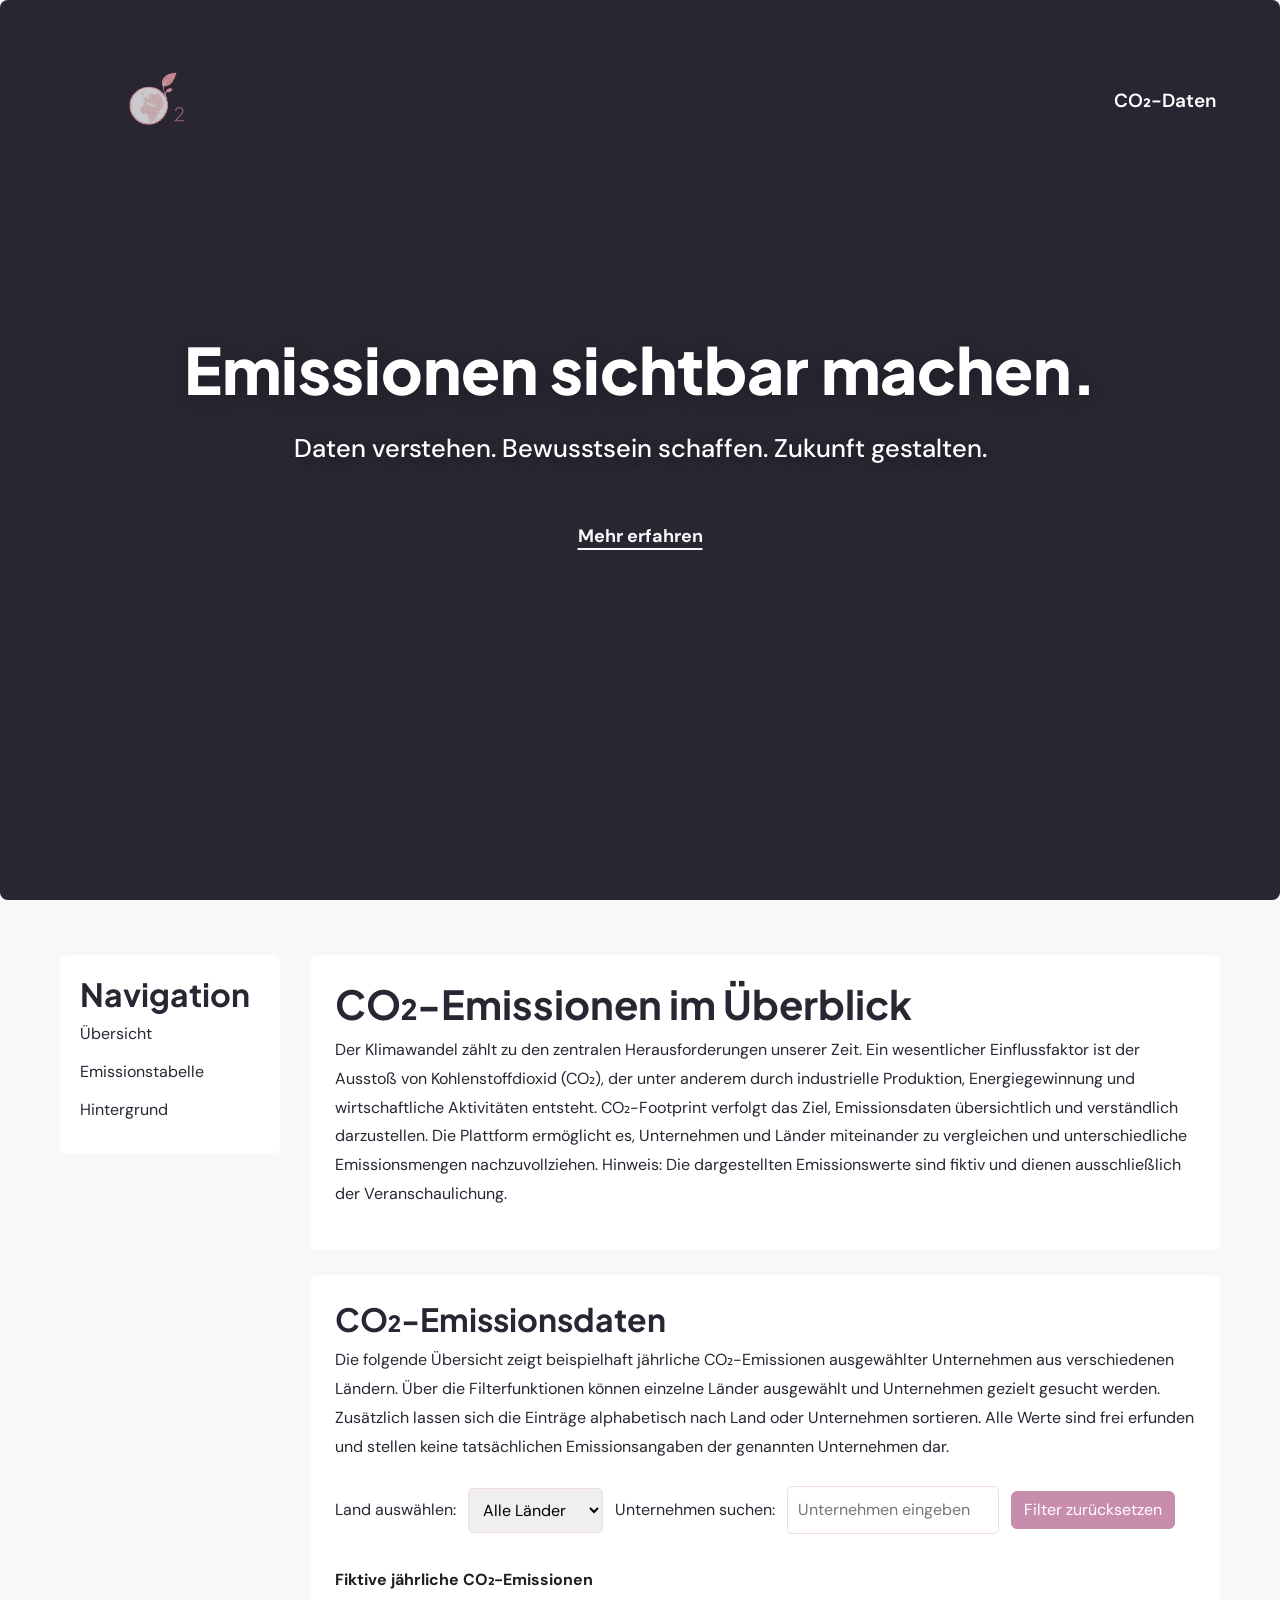
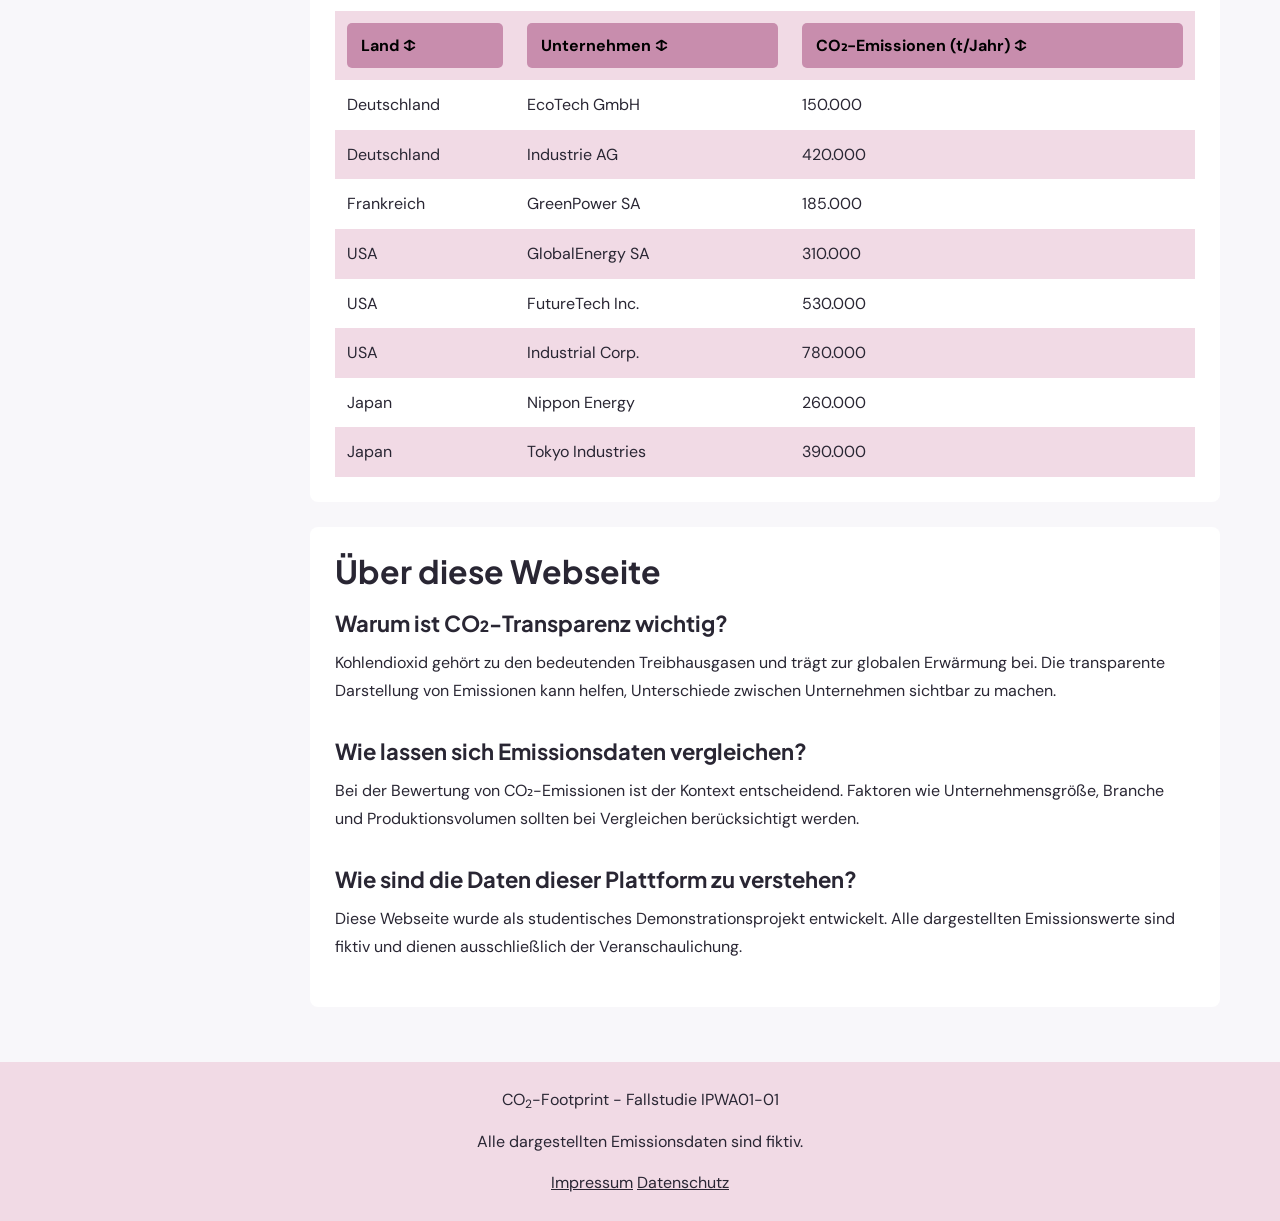
<file: index.html>
<!DOCTYPE html>
<html lang="de">
<head>
    <meta charset="UTF-8">
    <meta name="viewport" content="width=device-width, initial-scale=1.0">
    <title>CO₂-Footprint</title>
    
    <!-- Bootstrap 5 CSS-Framework -->
    <link href="https://cdn.jsdelivr.net/npm/bootstrap@5.3.3/dist/css/bootstrap.min.css" rel="stylesheet">

    <!-- Google Fonts-->
     <link rel="preconnect" href="https://fonts.googleapis.com">
     <link rel="preconnect" href="https://fonts.gstatic.com" crossorigin>
     <link href="https://fonts.googleapis.com/css2?family=DM+Sans:wght@400;500;600&family=Plus+Jakarta+Sans:wght@500;600;700;800&display=swap" rel="stylesheet">

    <!-- Eigenes CSS -->
    <link rel="stylesheet" href="css/style.css">

    <script src="js/script.js" defer></script>
</head>

<body>

    <!-- Kopfbereich mit globaler Navigation -->
    <header>
        <div class="logo">
            <img src="assets/logo.svg" alt="CO₂-Footprint Logo">
        </div>

        <nav aria-label="Hauptnavigation">
            <a href="#emissionen">CO₂-Daten</a>
        </nav>
    </header>

    <!-- Video Header -->
    <section class="video-hero" aria-label="Einführung">
        <video autoplay muted loop playsinline>
            <source src="assets/wolken.mp4" type="video/mp4">
        </video>

        <div class="video-hero-inhalt">
            <h1>Emissionen sichtbar machen.</h1>

            <p>
                Daten verstehen. Bewusstsein schaffen.
                Zukunft gestalten.
            </p>

            <div class="video-hero-buttons">
                <a href="#startseite" class="hero-button">
                    Mehr erfahren
                </a>
            </div>
        </div>
    </section>

    <!-- Layoutbereich -->
    <div class="seitenlayout container-fluid">

        <!-- Lokale Navigation -->
         <aside>
            <nav aria-label="Seitennavigation">
                <h2>Navigation</h2>
                <ul>
                    <li><a href="#startseite">Übersicht</a></li>
                    <li><a href="#emissionen">Emissionstabelle</a></li>
                    <li><a href="#informationen">Hintergrund</a></li>
                </ul>
            </nav>
         </aside>

         <!-- Hauptinhalt -->
          <main>

            <!-- Einleitung -->
            <section id="startseite">
                <h1>CO₂-Emissionen im Überblick</h1>
                <p>
                    Der Klimawandel zählt zu den zentralen Herausforderungen unserer Zeit. Ein wesentlicher Einflussfaktor
                    ist der Ausstoß von Kohlenstoffdioxid (CO₂), der unter anderem durch industrielle Produktion,
                    Energiegewinnung und wirtschaftliche Aktivitäten entsteht.

                    CO₂-Footprint verfolgt das Ziel, Emissionsdaten übersichtlich und verständlich darzustellen. Die Plattform
                    ermöglicht es, Unternehmen und Länder miteinander zu vergleichen und unterschiedliche Emissionsmengen nachzuvollziehen.

                    Hinweis: Die dargestellten Emissionswerte sind fiktiv und dienen ausschließlich der Veranschaulichung.
                </p>
            </section>

            <!-- Emissionsdaten -->
            <section id="emissionen">
                <h2>CO₂-Emissionsdaten</h2>
                <p>
                    Die folgende Übersicht zeigt beispielhaft jährliche CO₂-Emissionen ausgewählter Unternehmen aus verschiedenen Ländern.
                    Über die Filterfunktionen können einzelne Länder ausgewählt und Unternehmen gezielt gesucht werden. Zusätzlich lassen
                    sich die Einträge alphabetisch nach Land oder Unternehmen sortieren.

                    Alle Werte sind frei erfunden und stellen keine tatsächlichen Emissionsangaben der genannten Unternehmen dar.
                </p>

                <!-- Filtermöglichkeiten -->
                <div class="filterbereich">
                    <label for="land-filter">
                        Land auswählen:
                    </label>
                    <select id="land-filter">
                        <option value="">Alle Länder</option>
                    </select>

                    <label for="unternehmen-filter">
                        Unternehmen suchen:
                    </label>
                    <input
                        type="search"
                        id="unternehmen-filter"
                        placeholder="Unternehmen eingeben"
                        >

                        <button type="button" id="filter-reset" class="btn btn-success">
                            Filter zurücksetzen
                        </button>
                </div>

                <!-- CO2-Tabelle -->
                <table>
                    <caption>
                        Fiktive jährliche CO₂-Emissionen
                    </caption>
                    <thead>
                        <tr>
                            <th scope="col">
                                <button type="button" id="sort-land">
                                    Land ↕
                                </button>
                            </th>
                            <th scope="col">
                                <button type="button" id="sort-unternehmen">
                                    Unternehmen ↕
                                </button>
                            </th>
                            <th scope="col">
                                <button type="button" id="sort-emissionen">
                                CO₂-Emissionen (t/Jahr) ↕
                                </button>
                            </th>
                        </tr>
                    </thead>
                    <tbody id="emissions-tabelle">
                        <!-- Daten werden mit Javascript eingefügt -->
                    </tbody>
                </table>

            </section>

            <!-- Hintergrundinformationen -->
            <section id="informationen">
                <h2>Über diese Webseite</h2>
                
                <h3>Warum ist CO₂-Transparenz wichtig?</h3>
                <p>
                    Kohlendioxid gehört zu den bedeutenden Treibhausgasen
                    und trägt zur globalen Erwärmung bei. Die transparente
                    Darstellung von Emissionen kann helfen, Unterschiede
                    zwischen Unternehmen sichtbar zu machen.
                </p>

                <h3>Wie lassen sich Emissionsdaten vergleichen?</h3>
                <p>
                    Bei der Bewertung von CO₂-Emissionen ist der Kontext
                    entscheidend. Faktoren wie Unternehmensgröße, Branche
                    und Produktionsvolumen sollten bei Vergleichen
                    berücksichtigt werden.
                </p>

                <h3>Wie sind die Daten dieser Plattform zu verstehen?</h3>
                <p>
                    Diese Webseite wurde als studentisches Demonstrationsprojekt
                    entwickelt. Alle dargestellten Emissionswerte sind fiktiv
                    und dienen ausschließlich der Veranschaulichung.
                </p>
            </section>

          </main>
    </div>

    <!-- Fußbereich -->
    <footer>
        <p>CO<sub>2</sub>-Footprint - Fallstudie IPWA01-01</p>

        <p>Alle dargestellten Emissionsdaten sind fiktiv.</p>
        
        <nav aria-label="Rechtliche Hinweise">
            <a href="impressum.html">Impressum</a>
            <a href="datenschutz.html">Datenschutz</a>
        </nav>
    </footer>

</body>
</html>
</file>
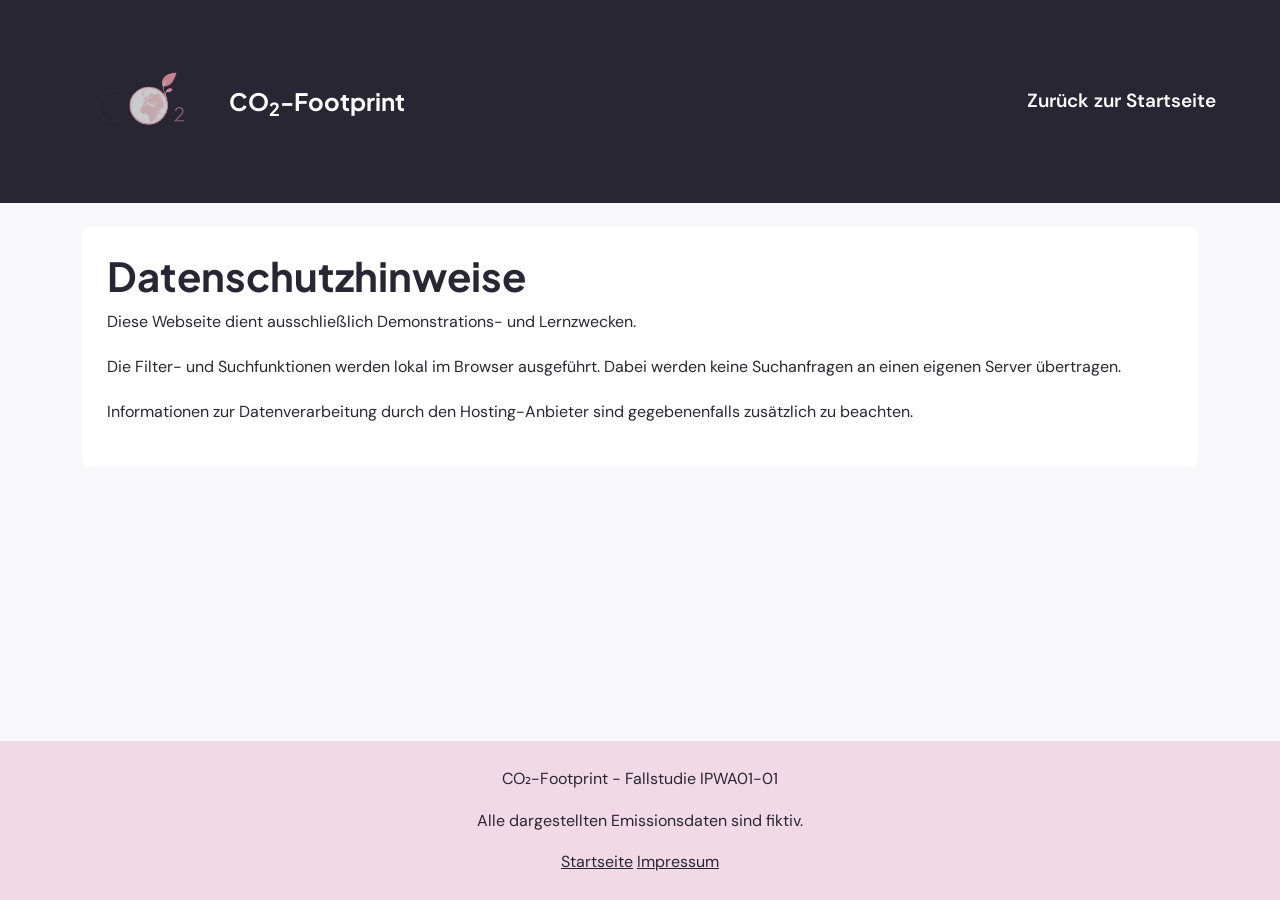
<file: datenschutz.html>
<!DOCTYPE html>
<html lang="de">
<head>
    <meta charset="UTF-8">
    <meta name="viewport" content="width=device-width, initial-scale=1.0">
    <title>Datenschutz | CO₂-Footprint</title>

    <link href="https://cdn.jsdelivr.net/npm/bootstrap@5.3.3/dist/css/bootstrap.min.css" rel="stylesheet">

    <link rel="preconnect" href="https://fonts.googleapis.com">
    <link rel="preconnect" href="https://fonts.gstatic.com" crossorigin>
    <link href="https://fonts.googleapis.com/css2?family=DM+Sans:wght@400;500;600&family=Plus+Jakarta+Sans:wght@500;600;700;800&display=swap" rel="stylesheet">

    <link rel="stylesheet" href="css/style.css">
</head>
<body>

<header>
    <div class="logo">
        <img src="assets/logo.svg" alt="CO₂-Footprint Logo">
        <span>CO<sub>2</sub>-Footprint</span>
    </div>

    <nav aria-label="Hauptnavigation">
        <a href="index.html">Zurück zur Startseite</a>
    </nav>
</header>

<main class="container my-4">
<!-- Datenschutz -->
            <section id="datenschutz">
                <h1> Datenschutzhinweise</h1>

                <p>
                    Diese Webseite dient ausschließlich
                    Demonstrations- und Lernzwecken.
                </p>

                <p>
                    Die Filter- und Suchfunktionen werden
                    lokal im Browser ausgeführt.
                    Dabei werden keine Suchanfragen
                    an einen eigenen Server übertragen.
                </p>

                <p>
                    Informationen zur Datenverarbeitung
                    durch den Hosting-Anbieter sind
                    gegebenenfalls zusätzlich zu beachten.
                </p>
            </section>
</main>

<footer>
    <p>CO₂-Footprint - Fallstudie IPWA01-01</p>
    <p>Alle dargestellten Emissionsdaten sind fiktiv.</p>
    <a href="index.html">Startseite</a>
    <a href="impressum.html">Impressum</a>
</footer>

</body>
</html>
</file>
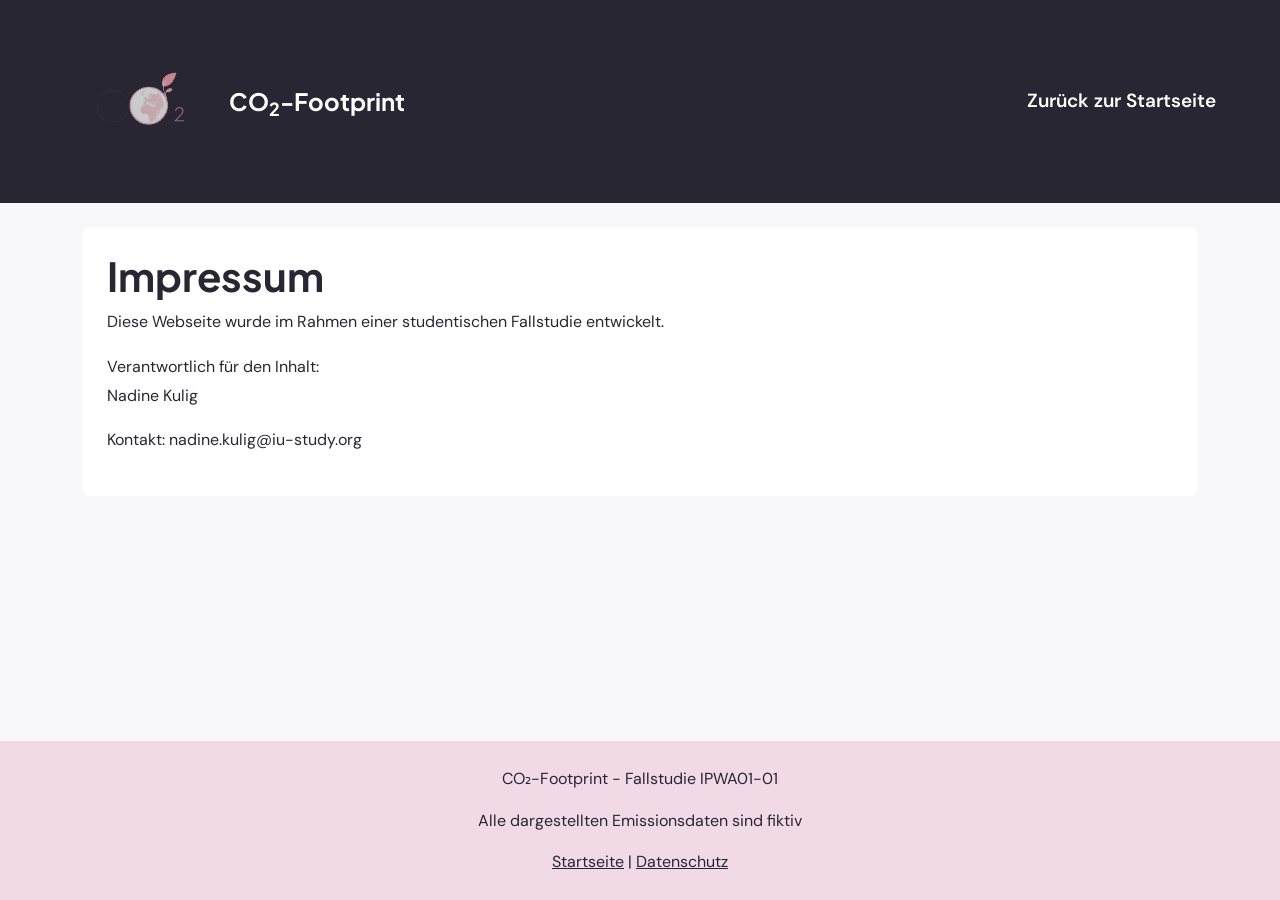
<file: impressum.html>
<!DOCTYPE html>
<html lang="de">
<head>
    <meta charset="UTF-8">
    <meta name="viewport" content="width=device-width, initial-scale=1.0">
    <title>Impressum | CO₂-Footprint</title>

    <link href="https://cdn.jsdelivr.net/npm/bootstrap@5.3.3/dist/css/bootstrap.min.css" rel="stylesheet">

    <link rel="preconnect" href="https://fonts.googleapis.com">
    <link rel="preconnect" href="https://fonts.gstatic.com" crossorigin>
    <link href="https://fonts.googleapis.com/css2?family=DM+Sans:wght@400;500;600&family=Plus+Jakarta+Sans:wght@500;600;700;800&display=swap" rel="stylesheet">

    <link rel="stylesheet" href="css/style.css">
</head>
<body>

<header>
    <div class="logo">
        <img src="assets/logo.svg" alt="CO₂-Footprint Logo">
        <span>CO<sub>2</sub>-Footprint</span>
    </div>

    <nav aria-label="Hauptnavigation">
        <a href="index.html">Zurück zur Startseite</a>
    </nav>
</header>

<main class="container my-4">
            <!-- Impressum -->
            <section id="impressum">
                <h1> Impressum </h1>
                <p>
                    Diese Webseite wurde im Rahmen einer
                    studentischen Fallstudie entwickelt.
                </p>

                <p> 
                    Verantwortlich für den Inhalt:<br>
                    Nadine Kulig
                </p>

                <p>
                    Kontakt: nadine.kulig@iu-study.org
                </p>
            </section>
</main>

<footer>
    <p>CO₂-Footprint - Fallstudie IPWA01-01</p>
    <p>Alle dargestellten Emissionsdaten sind fiktiv</p>
    <a href="index.html">Startseite</a> |
    <a href="datenschutz.html">Datenschutz</a>
</footer>

</body>
</html>
</file>
<file: css/style.css>
/* Allgemeine Grundeinstellungen */

* {
    box-sizing: border-box;
}

body {
    min-height: 100vh;
    display: flex;
    flex-direction: column;
    margin: 0;
    padding: 0;
    font-family: "DM Sans", Arial, sans-serif;
    line-height: 1.6;
    color: var(--farbe-dunkel);
    background-color: var(--farbe-hintergrund);
}

h1, h2, h3 {
    font-family: "Plus Jakarta Sans", Arial, sans-serif;
    font-weight: 700; 
    color: var(--farbe-dunkel);
}

a {
    color: inherit;
    text-decoration: none;
}

/* Header und Globale Navigation */

header {
    position: absolute;
    top: 0;
    left: 0;
    width: 100%;
    z-index: 10;

    background-color: transparent;
    padding: 24px 5%;

    display: flex;
    justify-content: space-between;
    align-items: center;
    flex-wrap: wrap;
    gap: 20px;
}

.logo {
    display: flex;
    align-items: center;
    gap: 10px;
    font-size: 24px;
    font-weight: bold;
    font-family: "Plus Jakarta Sans", Arial, sans-serif;
    color: var(--farbe-weiss);
}

.logo img {
    width: 155px;
    height: 155px;
    object-fit: contain;
    display: block;
}

header nav {
    display: flex;
    flex-wrap: wrap;
    gap: 20px;

}

header nav a {
    color: var(--farbe-weiss);
    text-decoration: none;
    font-size: 19px;
    font-weight: 600;
    transition: color 0.2s ease;
}

header nav a:hover {
    color: var(--farbe-rosa);
    text-decoration: none;
}

/* Seitenlayout */

.seitenlayout {
    display: flex;
    flex: 1;
    gap: 30px;
    max-width: 1200px;
    margin: 30px auto;
    padding: 0 20px;
    align-items: flex-start;
}

/* Lokale Navigation */

aside {
    flex: 0 0 220px;
    background-color: var(--farbe-weiss);
    padding: 20px;
    border-radius: 8px;
    position: sticky;
    top: 24px;
    align-self: flex-start;
}

aside h2 {
    margin-top: 0;
}

aside ul {
    list-style: none;
    padding: 0;
    margin: 0;
}

aside li {
    margin-bottom: 12px;
}

aside a:hover {
    color: var(--farbe-mauve);
    text-decoration: underline;
}

/* Hauptinhalt */

main {
    flex: 1;
    min-width: 0;
}

/* Fließtexte im Hauptinhalt */

main p {
    font-size: 16px;
    line-height: 1.8;
}

section {
    background-color: white;
    padding: 25px;
    margin-bottom: 25px;
    border-radius: 8px;
}

section h1,
section h2 {
    margin-top: 0;
}

/* Abstände im Informationsbereich */

#informationen h3{
    margin-top: 32px;
    margin-bottom: 12px;
    font-size: 22px;
}

#informationen h3:first-of-type {
    margin-top: 20px;
}

#informationen p {
    margin-bottom: 20px;
    line-height: 1.8;
}

/* Filterbereich */

.filterbereich {
    display: flex;
    flex-wrap: wrap;
    align-items: center;
    gap: 12px;
    margin: 25px 0;
}

.filterbereich input,
.filterbereich select {
    padding: 10px;
    border: 1px solid var(--farbe-rosa-hell);
    border-radius: 5px;
    font: inherit;
    max-width: 100%;
}

button {
    padding: 10px 14px;
    border: none;
    border-radius: 5px;
    background-color: var(--farbe-rosa);
    font: inherit;
    cursor: pointer;
}

button:hover {
    background-color: var(--farbe-mauve);
}

button:focus-visible,
a:focus-visible,
input:focus-visible,
select:focus-visible {
    outline: 2px solid #e0a83e;
    outline-offset: 3px;
}

/* CO2-Emissionstabelle */

table {
    width: 100%;
    border-collapse: collapse;
    margin-top: 20px;
}

caption {
    margin-bottom: 10px;
    font-weight: bold;
    text-align: left;
}

th, td {
    padding: 12px;
    text-align: left;
}

th {
    background-color: var(--farbe-rosa-hell);
}

th button {
    width: 100%;
    text-align: left;
}

tbody tr:nth-child(even) {
    background-color: var(--farbe-rosa-hell);
}

tbody tr:hover {
    background-color: var(--farbe-rosa);
}

/* Footer */

footer {
    background-color: var(--farbe-rosa-hell);
    padding: 25px;
    text-align: center;
}

footer a {
    text-decoration: underline;
}

/* Schreibrichtung LTR/RTL */

/* Standard: links-nach-rechts */
.seitenlayout {
    flex-direction: row;
}

/* Rechts-nach-links, z.B. Arabisch */
html[dir="rtl"] .seitenlayout {
    flex-direction: row;
}

html[dir="rtl"] aside,
html[dir="rtl"] main {
    direction: rtl;
    text-align: right;
}

/* Responsive Design */

/* TABLETS */
@media (max-width: 900px) {

    .seitenlayout {
        flex-direction: column;
    }

    html[dir="rtl"] .seitenlayout {
        flex-direction: column;
    }

    aside {
        position: static;
        width: 100%;
    }

    main {
        width: 100%; 
    }
}

/* Bootstrap-Anpassungen */

table caption {
    caption-side: top;
    color: #1f1f1f;
    font-weight: bold;
}

/* Bootstrap-Button an das Design anpassen */

#filter-reset {
    background-color: var(--farbe-rosa);
    border-color: var(--farbe-rosa);
}

#filter-reset:hover{
    background-color: var(--farbe-rosa-hell);
    border-color: var(--farbe-rosa-hell);
}

/* Neue Farbpalette */

:root {
    --farbe-hintergrund: #F8F7FA;
    --farbe-rosa-hell: #F1DAE5;
    --farbe-rosa: #C88DAD;
    --farbe-mauve: #8C5A82;
    --farbe-dunkel: #292633;
    --farbe-weiss: #FFFFFF;
}

/* Video-Header */

.video-hero {
    position: relative;
    width: 100%;
    height: 100vh;
    min-height: 600px;
    overflow: hidden;
    background-color: #292633;
}

.video-hero video {
    position: absolute;
    top: 0;
    left: 0;
    width: 100%;
    height: 100%;
    object-fit: cover;
}

/* Text über dem Video*/

.video-hero-inhalt {
    position: absolute;
    inset: 0;
    display: flex;
    flex-direction: column;
    align-items: center;
    justify-content: center;
    text-align: center;
    padding: 24px;
    background: rgba(41, 38, 51, 0.25);
    color: #FFFFFF;
}

.video-hero-inhalt h1 {
    font-size: clamp(40px, 5vw, 76px);
    font-weight: 800;
    line-height: 1.15;
    margin-bottom: 22px;
    color: #FFFFFF;
    text-shadow: 0 3px 18px rgba(0, 0, 0, 0.25);
}

.video-hero-inhalt p {
    font-size: clamp(18px, 2vw, 26px);
    font-weight: 500;
    line-height: 1.6;
    margin-bottom: 36px;
    color: #FFFFFF;
    text-shadow: 0 2px 12px rgba(0, 0, 0, 0.3);
}

/* Navigationsbuttons im Video-Header */

.video-hero-buttons {
    display: flex;
    justify-content: center;
    align-items: center;
    flex-wrap: wrap;
    gap: 16px;
}

.hero-button {
    display: inline-block;
    padding: 16px 42px;

    border-radius: 40px;
    background-color: transparent;

    color: var(--farbe-hintergrund);
    font-size: 18px;
    font-weight: 700;
    text-decoration: underline;
    text-decoration-thickness: 2px;
    text-underline-offset: 6px;
    transition: background-color 0.3s ease,
                color 0.3s ease,
                transform 0.3s ease;
}

.hero-button:hover {
    background-color: var(--farbe-hintergrund);
    color: #292633;
    transform: translateY(-3px);
}

.hero-button:focus-visible {
    outline: 3px solid #FFFFFF;
    outline-offset: 4px;
}

/* SMARTPHONE */

@media (max-width: 600px) {

    /* Header */
    header {
        flex-direction: row;
        align-items: center;
        justify-content: space-between;
        flex-wrap: nowrap;
        padding: 15px 20px;
        gap: 10px;
    }

    .logo img {
        width: 90px;
        height: auto;
    }

    header nav {
        display: flex;
        flex-direction: row;
        gap: 10px;
    }

    header nav a {
        font-size: 14px;
    }

    /* Seitenlayout */
    .seitenlayout {
        padding: 0 12px;
        margin: 15px auto;
    }

    section {
        padding: 15px;
    }

    /* Filter */
    .filterbereich {
        flex-direction: column;
        align-items: stretch;
    }

    .filterbereich input,
    .filterbereich select,
    .filterbereich button {
        width: 100%;
    }

    /* Tabelle */
    table {
        display: block;
        overflow-x: auto;
    }

    th, td {
        min-width: 120px;
    }

    /* Video-Hero */
    .video-hero {
        height: 100svh;
        min-height: 500px;
    }

    .video-hero-inhalt {
        padding: 100px 24px 40px;
        text-align: center;
    }

    .video-hero-inhalt h1 {
        font-size: clamp(32px, 8vw, 46px);
        line-height: 1.15;
    }

    .video-hero-inhalt p {
        font-size: 16px;
        line-height: 1.5;
    }

    .video-hero-buttons {
        justify-content: center;
    }

    .hero-button {
        padding: 11px 18px;
        font-size: 14px;
    }
}

/* Header auf rechtlichen Unterseiten */

body:has(#impressum) header,
body:has(#datenschutz) header {
    position:relative;
    background-color: var(--farbe-dunkel);
}

body:has(#impressum) main,
body:has(#datenschutz) main {
    width: 100%;
}
</file>
